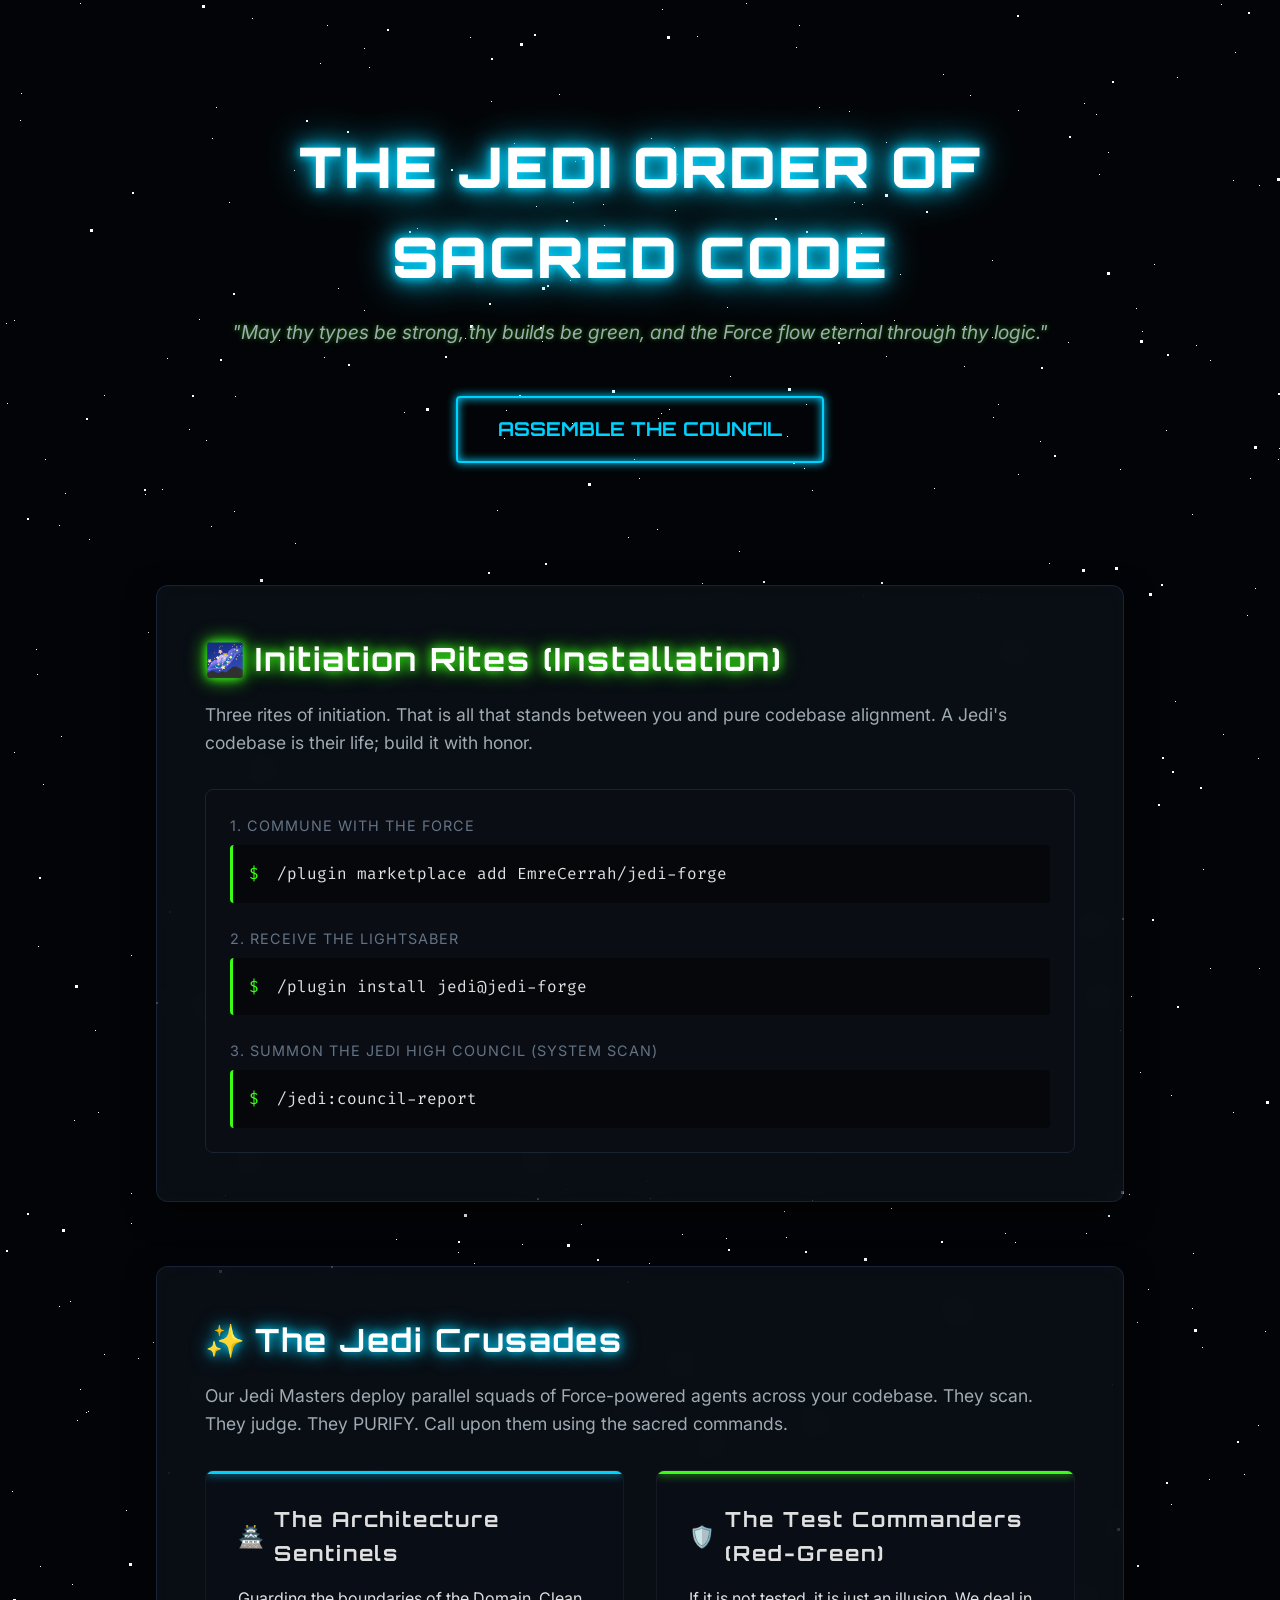
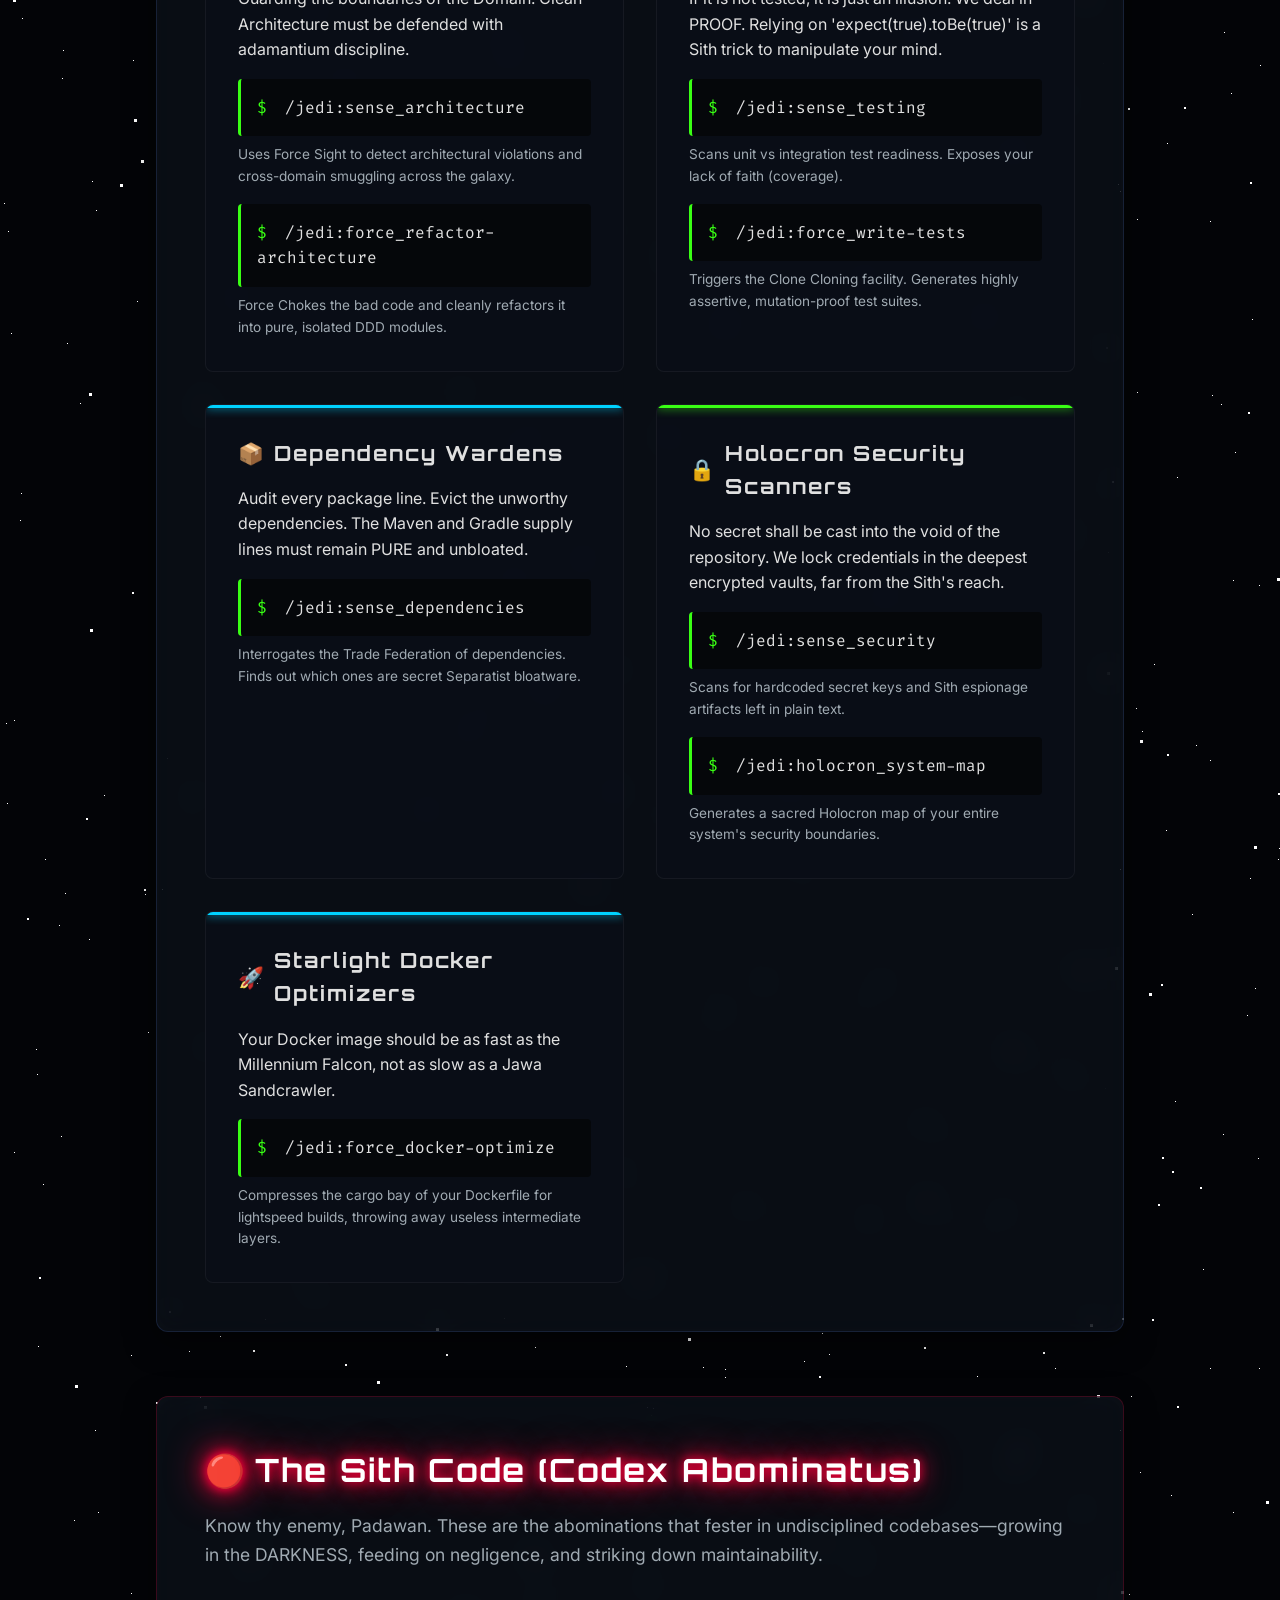
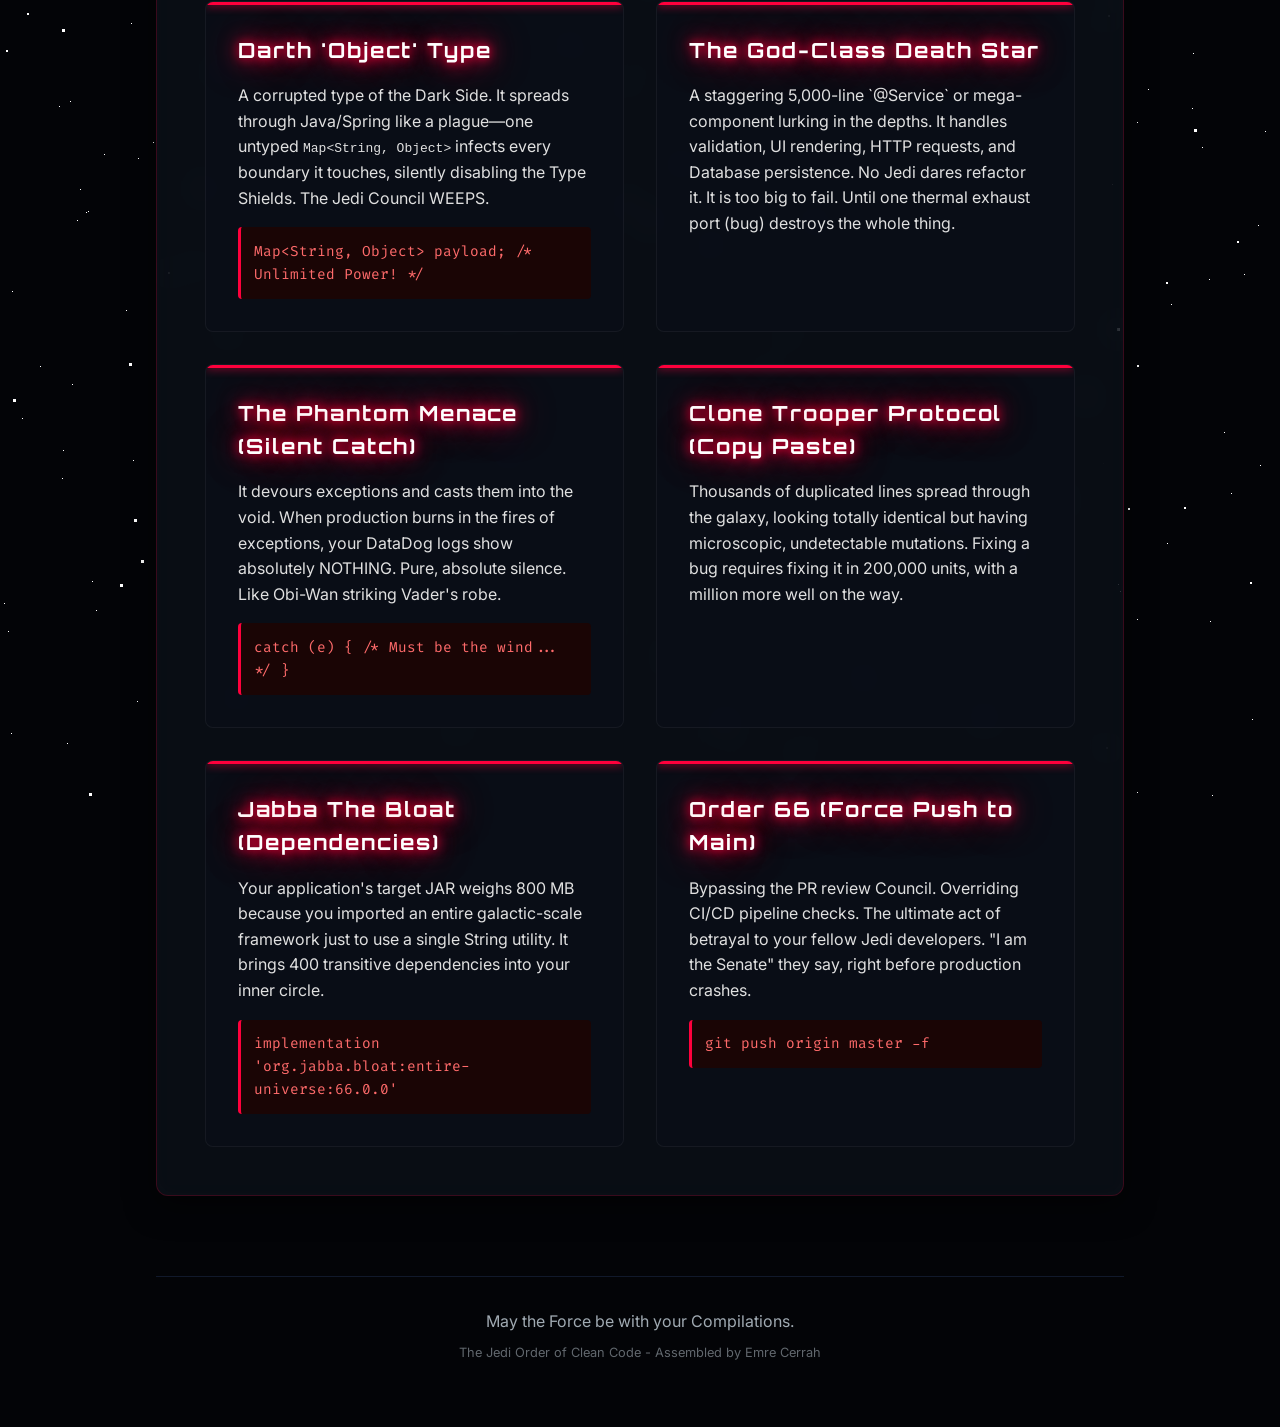
<file: index.html>
<!DOCTYPE html>
<html lang="en">
  <head>
    <meta charset="UTF-8" />
    <meta name="viewport" content="width=device-width, initial-scale=1.0" />
    <title>Jedi Order of Clean Code</title>
    <!-- Google Fonts for sci-fi look and clean body -->
    <link rel="preconnect" href="https://fonts.googleapis.com">
    <link rel="preconnect" href="https://fonts.gstatic.com" crossorigin>
    <link href="https://fonts.googleapis.com/css2?family=Orbitron:wght@400;700;900&family=Inter:wght@300;400;600&family=Fira+Code:wght@400;600&display=swap" rel="stylesheet">
    <link rel="stylesheet" href="style.css">
  </head>
  <body>
    <!-- Animated starry background -->
    <div id="stars"></div>
    <div id="stars2"></div>
    <div id="stars3"></div>
    
    <div class="content-wrapper">
      <header class="hero">
        <h1 class="glow-blue title">The Jedi Order of Sacred Code</h1>
        <p class="subtitle typing-effect glow-green-text">"May thy types be strong, thy builds be green, and the Force flow eternal through thy logic."</p>
        <a href="#crusades" class="btn btn-jedi">Assemble the Council</a>
      </header>

      <main>
        
        <!-- INTRO & INSTALLATION -->
        <section id="installation" class="glass-panel">
          <h2 class="glow-jedi-green"><span class="icon">🌌</span> Initiation Rites (Installation)</h2>
          <p class="description">Three rites of initiation. That is all that stands between you and pure codebase alignment. A Jedi's codebase is their life; build it with honor.</p>
          
          <div class="terminal-container">
            <p class="terminal-label">1. Commune with the Force</p>
            <div class="code-block">
              <span class="prompt">$</span> /plugin marketplace add EmreCerrah/jedi-forge
            </div>
            <p class="terminal-label">2. Receive the Lightsaber</p>
            <div class="code-block">
              <span class="prompt">$</span> /plugin install jedi@jedi-forge
            </div>
            <p class="terminal-label">3. Summon the Jedi High Council (System Scan)</p>
            <div class="code-block">
              <span class="prompt">$</span> /jedi:council-report
            </div>
          </div>
        </section>

        <!-- THE JEDI CRUSADES (CAPABILITIES) -->
        <section id="crusades" class="glass-panel">
          <h2 class="glow-jedi-blue"><span class="icon">✨</span> The Jedi Crusades</h2>
          <p class="description">Our Jedi Masters deploy parallel squads of Force-powered agents across your codebase. They scan. They judge. They PURIFY. Call upon them using the sacred commands.</p>
          
          <div class="grid-cards">
            
            <div class="card card-blue">
              <h3><span class="icon">🏯</span> The Architecture Sentinels</h3>
              <p>Guarding the boundaries of the Domain. Clean Architecture must be defended with adamantium discipline.</p>
              
              <div class="code-block" style="margin-top: 1rem;"><span class="prompt">$</span> /jedi:sense_architecture</div>
              <p class="small-desc">Uses Force Sight to detect architectural violations and cross-domain smuggling across the galaxy.</p>
              
              <div class="code-block" style="margin-top: 1rem;"><span class="prompt">$</span> /jedi:force_refactor-architecture</div>
              <p class="small-desc">Force Chokes the bad code and cleanly refactors it into pure, isolated DDD modules.</p>
            </div>
            
            <div class="card card-green">
              <h3><span class="icon">🛡️</span> The Test Commanders (Red-Green)</h3>
              <p>If it is not tested, it is just an illusion. We deal in PROOF. Relying on 'expect(true).toBe(true)' is a Sith trick to manipulate your mind.</p>
              
              <div class="code-block" style="margin-top: 1rem;"><span class="prompt">$</span> /jedi:sense_testing</div>
              <p class="small-desc">Scans unit vs integration test readiness. Exposes your lack of faith (coverage).</p>
              
              <div class="code-block" style="margin-top: 1rem;"><span class="prompt">$</span> /jedi:force_write-tests</div>
              <p class="small-desc">Triggers the Clone Cloning facility. Generates highly assertive, mutation-proof test suites.</p>
            </div>
            
            <div class="card card-blue">
              <h3><span class="icon">📦</span> Dependency Wardens</h3>
              <p>Audit every package line. Evict the unworthy dependencies. The Maven and Gradle supply lines must remain PURE and unbloated.</p>
              
              <div class="code-block" style="margin-top: 1rem;"><span class="prompt">$</span> /jedi:sense_dependencies</div>
              <p class="small-desc">Interrogates the Trade Federation of dependencies. Finds out which ones are secret Separatist bloatware.</p>
            </div>
            
            <div class="card card-green">
              <h3><span class="icon">🔒</span> Holocron Security Scanners</h3>
              <p>No secret shall be cast into the void of the repository. We lock credentials in the deepest encrypted vaults, far from the Sith's reach.</p>
              
              <div class="code-block" style="margin-top: 1rem;"><span class="prompt">$</span> /jedi:sense_security</div>
              <p class="small-desc">Scans for hardcoded secret keys and Sith espionage artifacts left in plain text.</p>

              <div class="code-block" style="margin-top: 1rem;"><span class="prompt">$</span> /jedi:holocron_system-map</div>
              <p class="small-desc">Generates a sacred Holocron map of your entire system's security boundaries.</p>
            </div>

            <div class="card card-blue">
              <h3><span class="icon">🚀</span> Starlight Docker Optimizers</h3>
              <p>Your Docker image should be as fast as the Millennium Falcon, not as slow as a Jawa Sandcrawler.</p>
              
              <div class="code-block" style="margin-top: 1rem;"><span class="prompt">$</span> /jedi:force_docker-optimize</div>
              <p class="small-desc">Compresses the cargo bay of your Dockerfile for lightspeed builds, throwing away useless intermediate layers.</p>
            </div>
            
          </div>
        </section>

        <!-- SITH ANTI-PATTERNS (CODEX ABOMINATUS) -->
        <section id="sith" class="glass-panel sith-zone">
          <h2 class="glow-sith-red"><span class="icon">🔴</span> The Sith Code (Codex Abominatus)</h2>
          <p class="description">Know thy enemy, Padawan. These are the abominations that fester in undisciplined codebases—growing in the DARKNESS, feeding on negligence, and striking down maintainability.</p>
          
          <div class="grid-cards">
            
            <div class="card card-red">
              <h3 class="glow-sith-red">Darth 'Object' Type</h3>
              <p>A corrupted type of the Dark Side. It spreads through Java/Spring like a plague—one untyped <code>Map&lt;String, Object&gt;</code> infects every boundary it touches, silently disabling the Type Shields. The Jedi Council WEEPS.</p>
              <div class="code-bad">Map&lt;String, Object&gt; payload; /* Unlimited Power! */</div>
            </div>
            
            <div class="card card-red">
              <h3 class="glow-sith-red">The God-Class Death Star</h3>
              <p>A staggering 5,000-line `@Service` or mega-component lurking in the depths. It handles validation, UI rendering, HTTP requests, and Database persistence. No Jedi dares refactor it. It is too big to fail. Until one thermal exhaust port (bug) destroys the whole thing.</p>
            </div>
            
            <div class="card card-red">
              <h3 class="glow-sith-red">The Phantom Menace (Silent Catch)</h3>
              <p>It devours exceptions and casts them into the void. When production burns in the fires of exceptions, your DataDog logs show absolutely NOTHING. Pure, absolute silence. Like Obi-Wan striking Vader's robe.</p>
              <div class="code-bad">catch (e) { /* Must be the wind... */ }</div>
            </div>

            <div class="card card-red">
              <h3 class="glow-sith-red">Clone Trooper Protocol (Copy Paste)</h3>
              <p>Thousands of duplicated lines spread through the galaxy, looking totally identical but having microscopic, undetectable mutations. Fixing a bug requires fixing it in 200,000 units, with a million more well on the way.</p>
            </div>

            <div class="card card-red">
              <h3 class="glow-sith-red">Jabba The Bloat (Dependencies)</h3>
              <p>Your application's target JAR weighs 800 MB because you imported an entire galactic-scale framework just to use a single String utility. It brings 400 transitive dependencies into your inner circle.</p>
              <div class="code-bad">implementation 'org.jabba.bloat:entire-universe:66.0.0'</div>
            </div>

            <div class="card card-red">
              <h3 class="glow-sith-red">Order 66 (Force Push to Main)</h3>
              <p>Bypassing the PR review Council. Overriding CI/CD pipeline checks. The ultimate act of betrayal to your fellow Jedi developers. "I am the Senate" they say, right before production crashes.</p>
              <div class="code-bad">git push origin master -f</div>
            </div>

          </div>
        </section>

      </main>

      <footer>
        <p>May the Force be with your Compilations.</p>
        <p class="small">The Jedi Order of Clean Code - Assembled by Emre Cerrah</p>
      </footer>
    </div>
    
    <script src="main.js"></script>
  </body>
</html>
</file>
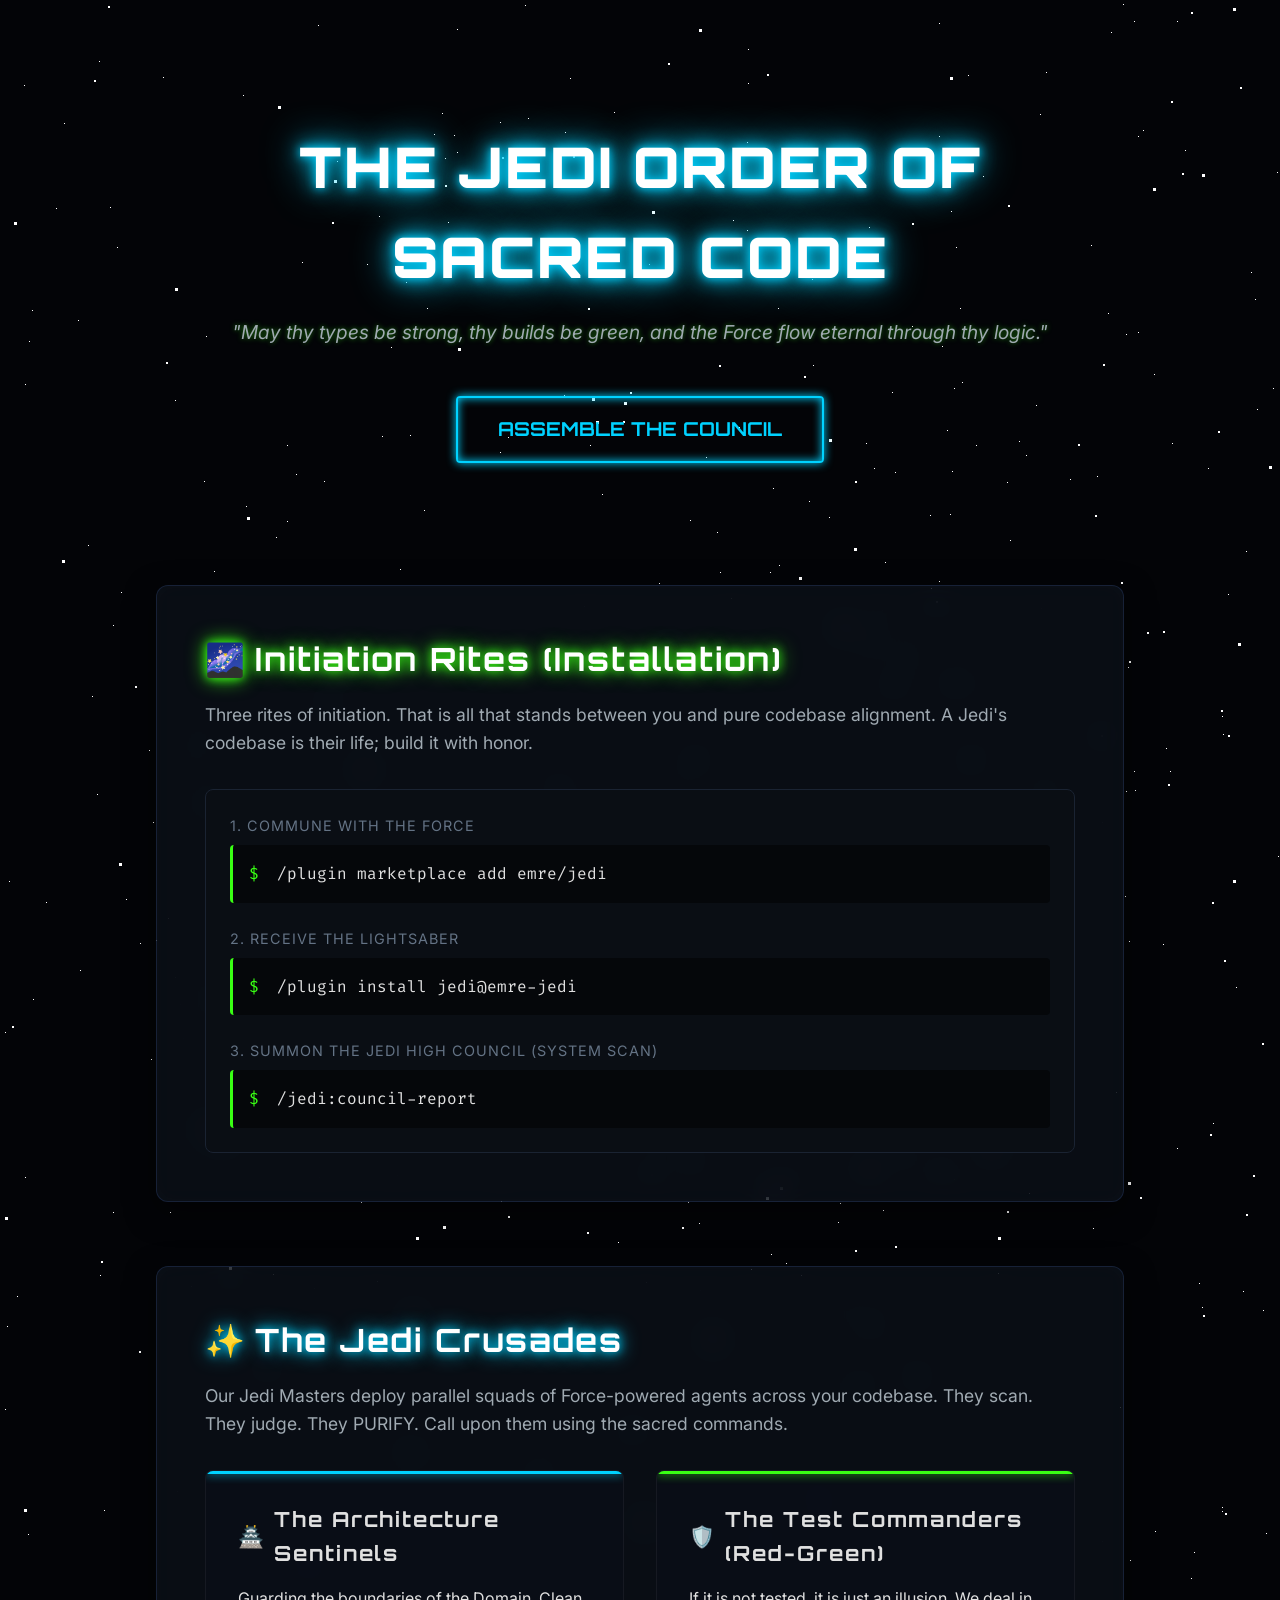
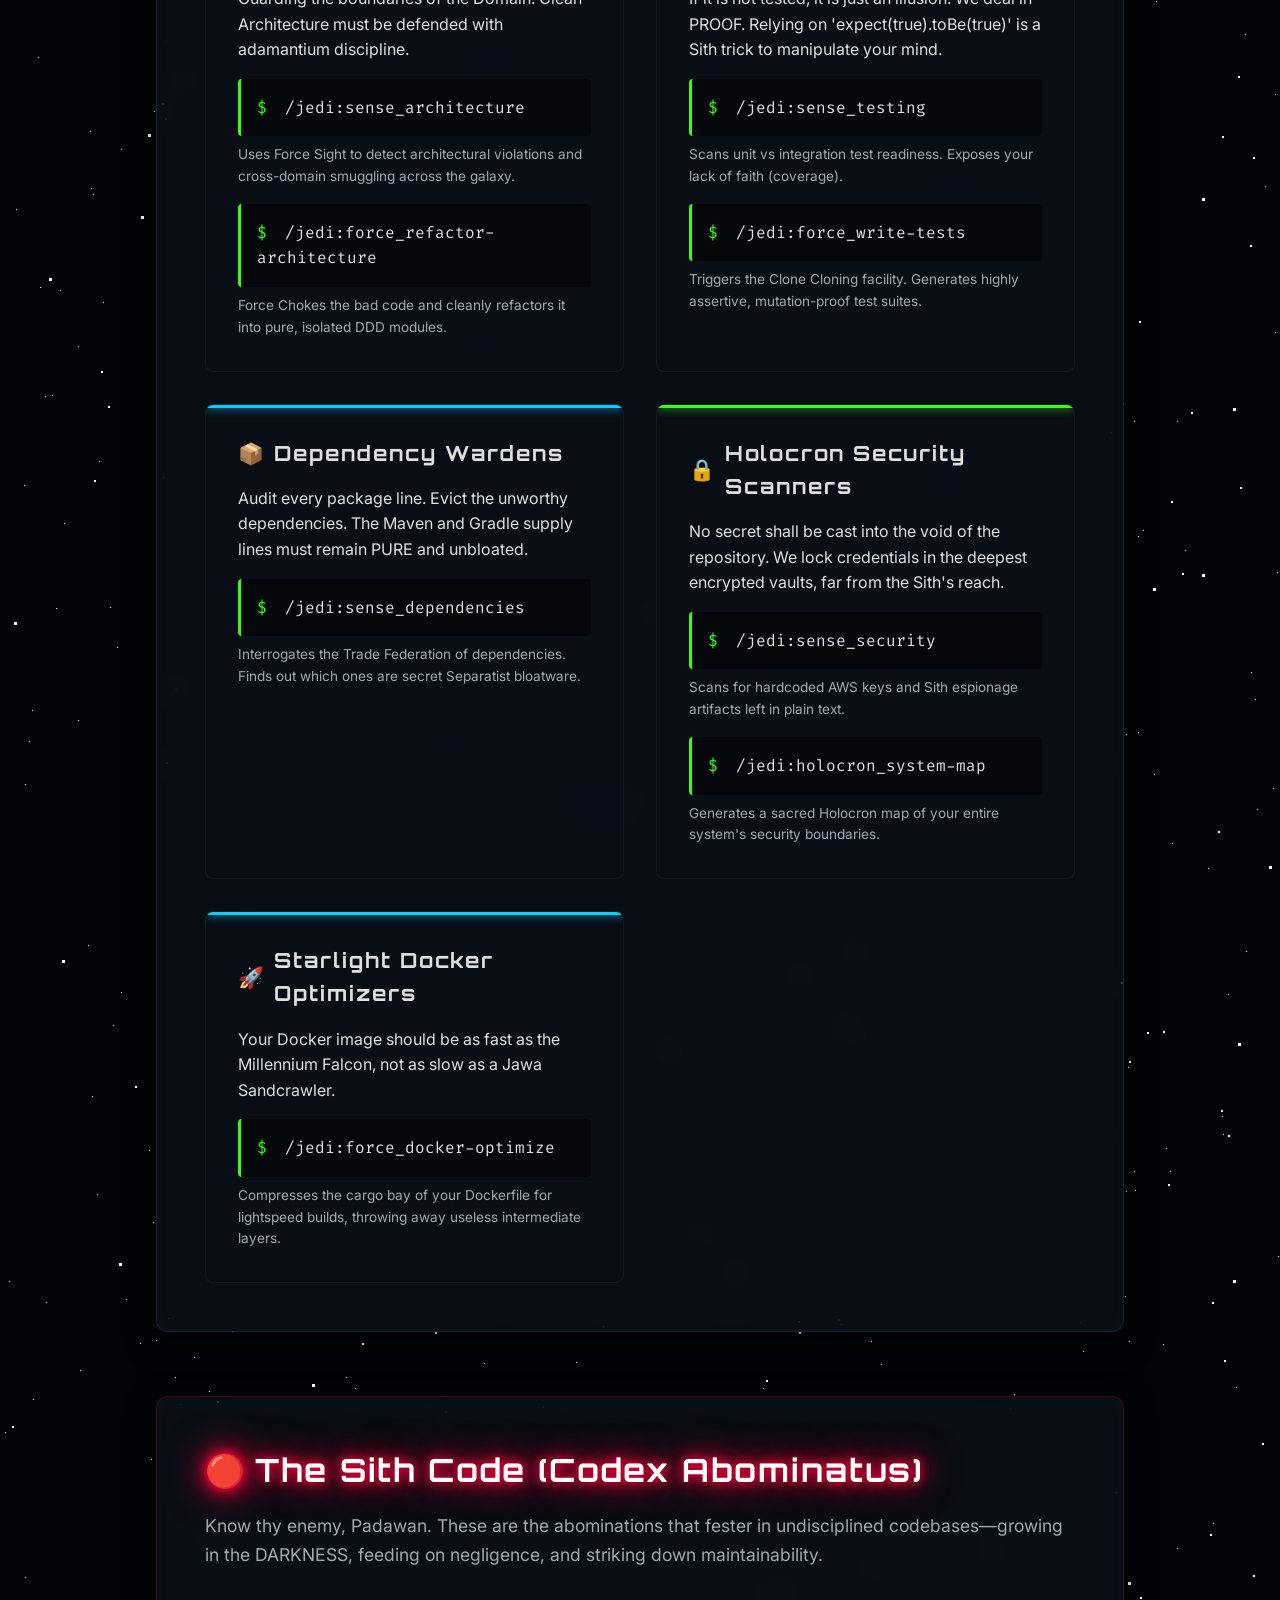
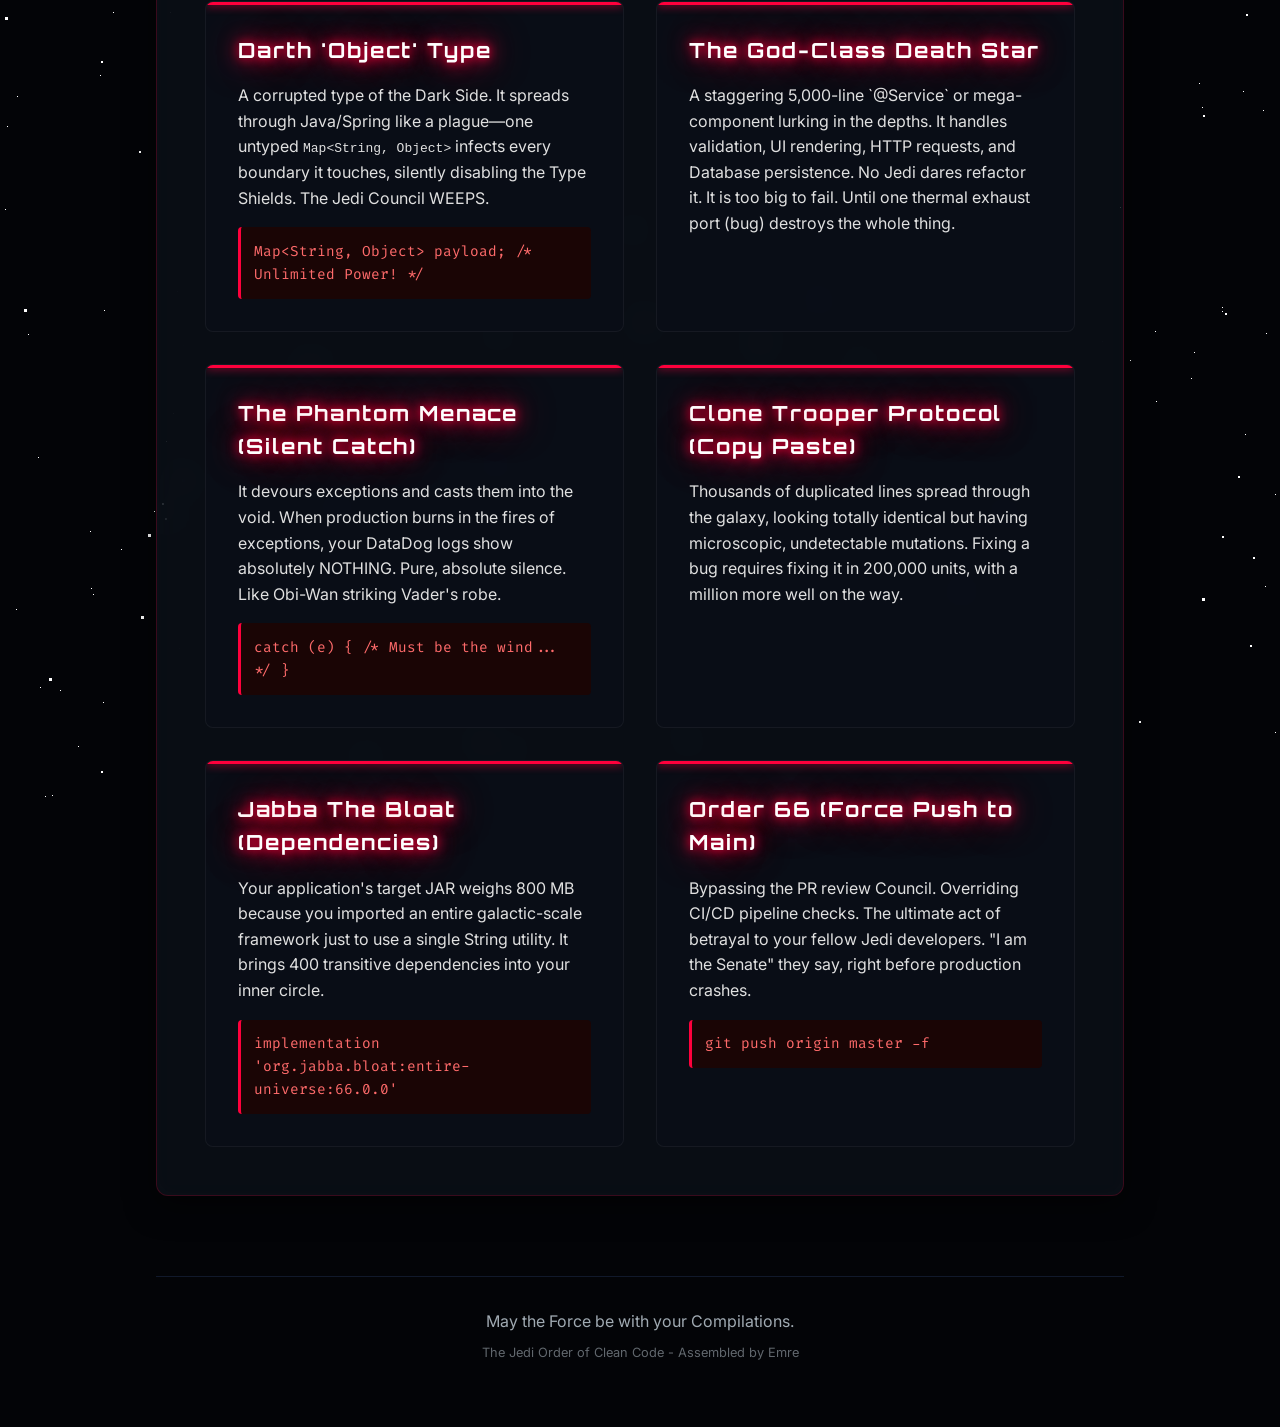
<file: jedi-website/index.html>
<!DOCTYPE html>
<html lang="en">
  <head>
    <meta charset="UTF-8" />
    <meta name="viewport" content="width=device-width, initial-scale=1.0" />
    <title>Jedi Order of Clean Code</title>
    <!-- Google Fonts for sci-fi look and clean body -->
    <link rel="preconnect" href="https://fonts.googleapis.com">
    <link rel="preconnect" href="https://fonts.gstatic.com" crossorigin>
    <link href="https://fonts.googleapis.com/css2?family=Orbitron:wght@400;700;900&family=Inter:wght@300;400;600&family=Fira+Code:wght@400;600&display=swap" rel="stylesheet">
    <link rel="stylesheet" href="./style.css">
  </head>
  <body>
    <!-- Animated starry background -->
    <div id="stars"></div>
    <div id="stars2"></div>
    <div id="stars3"></div>
    
    <div class="content-wrapper">
      <header class="hero">
        <h1 class="glow-blue title">The Jedi Order of Sacred Code</h1>
        <p class="subtitle typing-effect glow-green-text">"May thy types be strong, thy builds be green, and the Force flow eternal through thy logic."</p>
        <a href="#crusades" class="btn btn-jedi">Assemble the Council</a>
      </header>

      <main>
        
        <!-- INTRO & INSTALLATION -->
        <section id="installation" class="glass-panel">
          <h2 class="glow-jedi-green"><span class="icon">🌌</span> Initiation Rites (Installation)</h2>
          <p class="description">Three rites of initiation. That is all that stands between you and pure codebase alignment. A Jedi's codebase is their life; build it with honor.</p>
          
          <div class="terminal-container">
            <p class="terminal-label">1. Commune with the Force</p>
            <div class="code-block">
              <span class="prompt">$</span> /plugin marketplace add emre/jedi
            </div>
            <p class="terminal-label">2. Receive the Lightsaber</p>
            <div class="code-block">
              <span class="prompt">$</span> /plugin install jedi@emre-jedi
            </div>
            <p class="terminal-label">3. Summon the Jedi High Council (System Scan)</p>
            <div class="code-block">
              <span class="prompt">$</span> /jedi:council-report
            </div>
          </div>
        </section>

        <!-- THE JEDI CRUSADES (CAPABILITIES) -->
        <section id="crusades" class="glass-panel">
          <h2 class="glow-jedi-blue"><span class="icon">✨</span> The Jedi Crusades</h2>
          <p class="description">Our Jedi Masters deploy parallel squads of Force-powered agents across your codebase. They scan. They judge. They PURIFY. Call upon them using the sacred commands.</p>
          
          <div class="grid-cards">
            
            <div class="card card-blue">
              <h3><span class="icon">🏯</span> The Architecture Sentinels</h3>
              <p>Guarding the boundaries of the Domain. Clean Architecture must be defended with adamantium discipline.</p>
              
              <div class="code-block" style="margin-top: 1rem;"><span class="prompt">$</span> /jedi:sense_architecture</div>
              <p class="small-desc">Uses Force Sight to detect architectural violations and cross-domain smuggling across the galaxy.</p>
              
              <div class="code-block" style="margin-top: 1rem;"><span class="prompt">$</span> /jedi:force_refactor-architecture</div>
              <p class="small-desc">Force Chokes the bad code and cleanly refactors it into pure, isolated DDD modules.</p>
            </div>
            
            <div class="card card-green">
              <h3><span class="icon">🛡️</span> The Test Commanders (Red-Green)</h3>
              <p>If it is not tested, it is just an illusion. We deal in PROOF. Relying on 'expect(true).toBe(true)' is a Sith trick to manipulate your mind.</p>
              
              <div class="code-block" style="margin-top: 1rem;"><span class="prompt">$</span> /jedi:sense_testing</div>
              <p class="small-desc">Scans unit vs integration test readiness. Exposes your lack of faith (coverage).</p>
              
              <div class="code-block" style="margin-top: 1rem;"><span class="prompt">$</span> /jedi:force_write-tests</div>
              <p class="small-desc">Triggers the Clone Cloning facility. Generates highly assertive, mutation-proof test suites.</p>
            </div>
            
            <div class="card card-blue">
              <h3><span class="icon">📦</span> Dependency Wardens</h3>
              <p>Audit every package line. Evict the unworthy dependencies. The Maven and Gradle supply lines must remain PURE and unbloated.</p>
              
              <div class="code-block" style="margin-top: 1rem;"><span class="prompt">$</span> /jedi:sense_dependencies</div>
              <p class="small-desc">Interrogates the Trade Federation of dependencies. Finds out which ones are secret Separatist bloatware.</p>
            </div>
            
            <div class="card card-green">
              <h3><span class="icon">🔒</span> Holocron Security Scanners</h3>
              <p>No secret shall be cast into the void of the repository. We lock credentials in the deepest encrypted vaults, far from the Sith's reach.</p>
              
              <div class="code-block" style="margin-top: 1rem;"><span class="prompt">$</span> /jedi:sense_security</div>
              <p class="small-desc">Scans for hardcoded AWS keys and Sith espionage artifacts left in plain text.</p>

              <div class="code-block" style="margin-top: 1rem;"><span class="prompt">$</span> /jedi:holocron_system-map</div>
              <p class="small-desc">Generates a sacred Holocron map of your entire system's security boundaries.</p>
            </div>

            <div class="card card-blue">
              <h3><span class="icon">🚀</span> Starlight Docker Optimizers</h3>
              <p>Your Docker image should be as fast as the Millennium Falcon, not as slow as a Jawa Sandcrawler.</p>
              
              <div class="code-block" style="margin-top: 1rem;"><span class="prompt">$</span> /jedi:force_docker-optimize</div>
              <p class="small-desc">Compresses the cargo bay of your Dockerfile for lightspeed builds, throwing away useless intermediate layers.</p>
            </div>
            
          </div>
        </section>

        <!-- SITH ANTI-PATTERNS (CODEX ABOMINATUS) -->
        <section id="sith" class="glass-panel sith-zone">
          <h2 class="glow-sith-red"><span class="icon">🔴</span> The Sith Code (Codex Abominatus)</h2>
          <p class="description">Know thy enemy, Padawan. These are the abominations that fester in undisciplined codebases—growing in the DARKNESS, feeding on negligence, and striking down maintainability.</p>
          
          <div class="grid-cards">
            
            <div class="card card-red">
              <h3 class="glow-sith-red">Darth 'Object' Type</h3>
              <p>A corrupted type of the Dark Side. It spreads through Java/Spring like a plague—one untyped <code>Map&lt;String, Object&gt;</code> infects every boundary it touches, silently disabling the Type Shields. The Jedi Council WEEPS.</p>
              <div class="code-bad">Map&lt;String, Object&gt; payload; /* Unlimited Power! */</div>
            </div>
            
            <div class="card card-red">
              <h3 class="glow-sith-red">The God-Class Death Star</h3>
              <p>A staggering 5,000-line `@Service` or mega-component lurking in the depths. It handles validation, UI rendering, HTTP requests, and Database persistence. No Jedi dares refactor it. It is too big to fail. Until one thermal exhaust port (bug) destroys the whole thing.</p>
            </div>
            
            <div class="card card-red">
              <h3 class="glow-sith-red">The Phantom Menace (Silent Catch)</h3>
              <p>It devours exceptions and casts them into the void. When production burns in the fires of exceptions, your DataDog logs show absolutely NOTHING. Pure, absolute silence. Like Obi-Wan striking Vader's robe.</p>
              <div class="code-bad">catch (e) { /* Must be the wind... */ }</div>
            </div>

            <div class="card card-red">
              <h3 class="glow-sith-red">Clone Trooper Protocol (Copy Paste)</h3>
              <p>Thousands of duplicated lines spread through the galaxy, looking totally identical but having microscopic, undetectable mutations. Fixing a bug requires fixing it in 200,000 units, with a million more well on the way.</p>
            </div>

            <div class="card card-red">
              <h3 class="glow-sith-red">Jabba The Bloat (Dependencies)</h3>
              <p>Your application's target JAR weighs 800 MB because you imported an entire galactic-scale framework just to use a single String utility. It brings 400 transitive dependencies into your inner circle.</p>
              <div class="code-bad">implementation 'org.jabba.bloat:entire-universe:66.0.0'</div>
            </div>

            <div class="card card-red">
              <h3 class="glow-sith-red">Order 66 (Force Push to Main)</h3>
              <p>Bypassing the PR review Council. Overriding CI/CD pipeline checks. The ultimate act of betrayal to your fellow Jedi developers. "I am the Senate" they say, right before production crashes.</p>
              <div class="code-bad">git push origin master -f</div>
            </div>

          </div>
        </section>

      </main>

      <footer>
        <p>May the Force be with your Compilations.</p>
        <p class="small">The Jedi Order of Clean Code - Assembled by Emre</p>
      </footer>
    </div>
    
    <script src="./main.js"></script>
  </body>
</html>
</file>
<file: style.css>
/* Base Reset */
* {
    margin: 0;
    padding: 0;
    box-sizing: border-box;
}

:root {
    --bg-color: #030407;
    --jedi-blue: #00d2ff;
    --jedi-green: #39ff14;
    --sith-red: #ff003c;
    --text-primary: #e0e0e0;
    --text-muted: #a0aab2;
    --glass-bg: rgba(14, 20, 30, 0.6);
    --glass-border: rgba(100, 150, 255, 0.15);
}

body {
    background-color: var(--bg-color);
    color: var(--text-primary);
    font-family: 'Inter', sans-serif;
    overflow-x: hidden;
    line-height: 1.6;
}

h1, h2, h3, h4 {
    font-family: 'Orbitron', sans-serif;
    letter-spacing: 2px;
}

/* Starry Background (CSS Multiple Box Shadows) */
#stars, #stars2, #stars3 {
    position: fixed;
    top: 0; left: 0; right: 0; bottom: 0;
    z-index: -1;
    background: transparent;
}

.content-wrapper {
    max-width: 1000px;
    margin: 0 auto;
    padding: 2rem 1rem;
    position: relative;
    z-index: 10;
}

/* Text Glows */
.glow-blue {
    color: #fff;
    text-shadow: 0 0 10px var(--jedi-blue), 0 0 20px var(--jedi-blue), 0 0 40px var(--jedi-blue);
}

.glow-sith-red {
    color: #fff;
    text-shadow: 0 0 10px var(--sith-red), 0 0 20px var(--sith-red), 0 0 40px var(--sith-red);
}

.glow-jedi-green {
    color: #fff;
    text-shadow: 0 0 10px var(--jedi-green), 0 0 20px var(--jedi-green);
}

.glow-jedi-blue {
    color: #fff;
    text-shadow: 0 0 10px var(--jedi-blue), 0 0 20px var(--jedi-blue);
}

.glow-green-text {
    color: #ccffcc;
    text-shadow: 0 0 5px rgba(57, 255, 20, 0.5);
}

/* Sections & Typography */
.hero {
    text-align: center;
    padding: 10vh 0;
    margin-bottom: 2rem;
}

.title {
    font-size: 3.5rem;
    font-weight: 900;
    margin-bottom: 1rem;
    text-transform: uppercase;
}

.subtitle {
    font-size: 1.2rem;
    font-style: italic;
    color: var(--text-muted);
    margin-bottom: 3rem;
}

.description {
    font-size: 1.1rem;
    color: var(--text-muted);
    margin-bottom: 2rem;
}

/* Glassmorphism Panels */
.glass-panel {
    background: var(--glass-bg);
    backdrop-filter: blur(12px);
    -webkit-backdrop-filter: blur(12px);
    border: 1px solid var(--glass-border);
    border-radius: 12px;
    padding: 3rem;
    margin-bottom: 4rem;
    box-shadow: 0 10px 30px rgba(0, 0, 0, 0.5), inset 0 0 15px rgba(255,255,255,0.02);
    transition: transform 0.3s ease, border-color 0.3s ease;
}

.glass-panel:hover {
    border-color: rgba(100, 150, 255, 0.3);
}

.sith-zone {
    border-color: rgba(255, 0, 60, 0.2);
}
.sith-zone:hover {
    border-color: rgba(255, 0, 60, 0.5);
    box-shadow: 0 10px 40px rgba(255, 0, 60, 0.1), inset 0 0 15px rgba(255,0,0,0.05);
}

.glass-panel h2 {
    font-size: 2rem;
    margin-bottom: 1rem;
    display: flex;
    align-items: center;
    gap: 0.5rem;
}

/* Standard Buttons and Terminals */
.btn {
    display: inline-block;
    padding: 1rem 2.5rem;
    font-family: 'Orbitron', sans-serif;
    font-size: 1.2rem;
    font-weight: 700;
    text-transform: uppercase;
    text-decoration: none;
    border-radius: 4px;
    transition: all 0.3s ease;
    cursor: pointer;
}

.btn-jedi {
    background: transparent;
    color: var(--jedi-blue);
    border: 2px solid var(--jedi-blue);
    box-shadow: 0 0 10px var(--jedi-blue), inset 0 0 10px var(--jedi-blue);
}

.btn-jedi:hover {
    background: var(--jedi-blue);
    color: #000;
    box-shadow: 0 0 30px var(--jedi-blue), inset 0 0 10px #fff;
    transform: translateY(-2px);
}

/* Terminal Styles */
.terminal-container {
    background: #0a0e14;
    border-radius: 8px;
    padding: 1.5rem;
    border: 1px solid #1a2332;
}

.terminal-label {
    color: #647385;
    font-size: 0.9rem;
    text-transform: uppercase;
    letter-spacing: 1px;
    margin-bottom: 0.5rem;
    margin-top: 1.5rem;
}
.terminal-label:first-child { margin-top: 0; }

.code-block {
    font-family: 'Fira Code', monospace;
    background: #05070a;
    padding: 1rem;
    border-radius: 4px;
    color: #e0e0e0;
    border-left: 3px solid var(--jedi-green);
    overflow-x: auto;
}

.code-block .prompt {
    color: var(--jedi-green);
    margin-right: 0.5rem;
    user-select: none;
}

.code-bad {
    font-family: 'Fira Code', monospace;
    background: #1a0505;
    padding: 0.8rem;
    border-radius: 4px;
    color: #ff6b6b;
    border-left: 3px solid var(--sith-red);
    margin-top: 1rem;
    font-size: 0.9rem;
}

/* Cards Grid */
.grid-cards {
    display: grid;
    grid-template-columns: repeat(auto-fit, minmax(300px, 1fr));
    gap: 2rem;
    margin-top: 2rem;
}

.card {
    background: rgba(10, 15, 25, 0.7);
    border-radius: 8px;
    padding: 2rem;
    border: 1px solid rgba(255,255,255,0.05);
    transition: all 0.3s ease;
    position: relative;
    overflow: hidden;
}

.card::before {
    content: '';
    position: absolute;
    top: 0; left: 0; right: 0; height: 3px;
    background: transparent;
}

.card-blue::before { background: var(--jedi-blue); box-shadow: 0 0 10px var(--jedi-blue); }
.card-green::before { background: var(--jedi-green); box-shadow: 0 0 10px var(--jedi-green); }
.card-red::before { background: var(--sith-red); box-shadow: 0 0 10px var(--sith-red); }

.card:hover {
    transform: translateY(-5px);
    background: rgba(20, 25, 35, 0.8);
}
.card-red:hover {
    background: rgba(30, 10, 15, 0.8);
    border-color: rgba(255, 0, 60, 0.3);
}

.card h3 {
    margin-bottom: 1rem;
    font-size: 1.3rem;
    display: flex;
    align-items: center;
    gap: 0.5rem;
}

footer {
    text-align: center;
    margin-top: 5rem;
    padding: 2rem 0;
    border-top: 1px solid var(--glass-border);
    color: var(--text-muted);
}
footer .small {
    font-size: 0.8rem;
    opacity: 0.6;
    margin-top: 0.5rem;
}

/* Responsive */
@media (max-width: 768px) {
    .title { font-size: 2.5rem; }
    .glass-panel { padding: 2rem; }
}

.small-desc { font-size: 0.85rem; margin-top: 0.5rem; color: var(--text-muted); }
.code-bad { font-family: 'Fira Code', monospace; background: #1a0505; padding: 0.8rem; border-radius: 4px; color: #ff6b6b; border-left: 3px solid var(--sith-red); margin-top: 1rem; font-size: 0.9rem; }
</file>
<file: jedi-website/style.css>
/* Base Reset */
* {
    margin: 0;
    padding: 0;
    box-sizing: border-box;
}

:root {
    --bg-color: #030407;
    --jedi-blue: #00d2ff;
    --jedi-green: #39ff14;
    --sith-red: #ff003c;
    --text-primary: #e0e0e0;
    --text-muted: #a0aab2;
    --glass-bg: rgba(14, 20, 30, 0.6);
    --glass-border: rgba(100, 150, 255, 0.15);
}

body {
    background-color: var(--bg-color);
    color: var(--text-primary);
    font-family: 'Inter', sans-serif;
    overflow-x: hidden;
    line-height: 1.6;
}

h1, h2, h3, h4 {
    font-family: 'Orbitron', sans-serif;
    letter-spacing: 2px;
}

/* Starry Background (CSS Multiple Box Shadows) */
#stars, #stars2, #stars3 {
    position: fixed;
    top: 0; left: 0; right: 0; bottom: 0;
    z-index: -1;
    background: transparent;
}

.content-wrapper {
    max-width: 1000px;
    margin: 0 auto;
    padding: 2rem 1rem;
    position: relative;
    z-index: 10;
}

/* Text Glows */
.glow-blue {
    color: #fff;
    text-shadow: 0 0 10px var(--jedi-blue), 0 0 20px var(--jedi-blue), 0 0 40px var(--jedi-blue);
}

.glow-sith-red {
    color: #fff;
    text-shadow: 0 0 10px var(--sith-red), 0 0 20px var(--sith-red), 0 0 40px var(--sith-red);
}

.glow-jedi-green {
    color: #fff;
    text-shadow: 0 0 10px var(--jedi-green), 0 0 20px var(--jedi-green);
}

.glow-jedi-blue {
    color: #fff;
    text-shadow: 0 0 10px var(--jedi-blue), 0 0 20px var(--jedi-blue);
}

.glow-green-text {
    color: #ccffcc;
    text-shadow: 0 0 5px rgba(57, 255, 20, 0.5);
}

/* Sections & Typography */
.hero {
    text-align: center;
    padding: 10vh 0;
    margin-bottom: 2rem;
}

.title {
    font-size: 3.5rem;
    font-weight: 900;
    margin-bottom: 1rem;
    text-transform: uppercase;
}

.subtitle {
    font-size: 1.2rem;
    font-style: italic;
    color: var(--text-muted);
    margin-bottom: 3rem;
}

.description {
    font-size: 1.1rem;
    color: var(--text-muted);
    margin-bottom: 2rem;
}

/* Glassmorphism Panels */
.glass-panel {
    background: var(--glass-bg);
    backdrop-filter: blur(12px);
    -webkit-backdrop-filter: blur(12px);
    border: 1px solid var(--glass-border);
    border-radius: 12px;
    padding: 3rem;
    margin-bottom: 4rem;
    box-shadow: 0 10px 30px rgba(0, 0, 0, 0.5), inset 0 0 15px rgba(255,255,255,0.02);
    transition: transform 0.3s ease, border-color 0.3s ease;
}

.glass-panel:hover {
    border-color: rgba(100, 150, 255, 0.3);
}

.sith-zone {
    border-color: rgba(255, 0, 60, 0.2);
}
.sith-zone:hover {
    border-color: rgba(255, 0, 60, 0.5);
    box-shadow: 0 10px 40px rgba(255, 0, 60, 0.1), inset 0 0 15px rgba(255,0,0,0.05);
}

.glass-panel h2 {
    font-size: 2rem;
    margin-bottom: 1rem;
    display: flex;
    align-items: center;
    gap: 0.5rem;
}

/* Standard Buttons and Terminals */
.btn {
    display: inline-block;
    padding: 1rem 2.5rem;
    font-family: 'Orbitron', sans-serif;
    font-size: 1.2rem;
    font-weight: 700;
    text-transform: uppercase;
    text-decoration: none;
    border-radius: 4px;
    transition: all 0.3s ease;
    cursor: pointer;
}

.btn-jedi {
    background: transparent;
    color: var(--jedi-blue);
    border: 2px solid var(--jedi-blue);
    box-shadow: 0 0 10px var(--jedi-blue), inset 0 0 10px var(--jedi-blue);
}

.btn-jedi:hover {
    background: var(--jedi-blue);
    color: #000;
    box-shadow: 0 0 30px var(--jedi-blue), inset 0 0 10px #fff;
    transform: translateY(-2px);
}

/* Terminal Styles */
.terminal-container {
    background: #0a0e14;
    border-radius: 8px;
    padding: 1.5rem;
    border: 1px solid #1a2332;
}

.terminal-label {
    color: #647385;
    font-size: 0.9rem;
    text-transform: uppercase;
    letter-spacing: 1px;
    margin-bottom: 0.5rem;
    margin-top: 1.5rem;
}
.terminal-label:first-child { margin-top: 0; }

.code-block {
    font-family: 'Fira Code', monospace;
    background: #05070a;
    padding: 1rem;
    border-radius: 4px;
    color: #e0e0e0;
    border-left: 3px solid var(--jedi-green);
    overflow-x: auto;
}

.code-block .prompt {
    color: var(--jedi-green);
    margin-right: 0.5rem;
    user-select: none;
}

.code-bad {
    font-family: 'Fira Code', monospace;
    background: #1a0505;
    padding: 0.8rem;
    border-radius: 4px;
    color: #ff6b6b;
    border-left: 3px solid var(--sith-red);
    margin-top: 1rem;
    font-size: 0.9rem;
}

/* Cards Grid */
.grid-cards {
    display: grid;
    grid-template-columns: repeat(auto-fit, minmax(300px, 1fr));
    gap: 2rem;
    margin-top: 2rem;
}

.card {
    background: rgba(10, 15, 25, 0.7);
    border-radius: 8px;
    padding: 2rem;
    border: 1px solid rgba(255,255,255,0.05);
    transition: all 0.3s ease;
    position: relative;
    overflow: hidden;
}

.card::before {
    content: '';
    position: absolute;
    top: 0; left: 0; right: 0; height: 3px;
    background: transparent;
}

.card-blue::before { background: var(--jedi-blue); box-shadow: 0 0 10px var(--jedi-blue); }
.card-green::before { background: var(--jedi-green); box-shadow: 0 0 10px var(--jedi-green); }
.card-red::before { background: var(--sith-red); box-shadow: 0 0 10px var(--sith-red); }

.card:hover {
    transform: translateY(-5px);
    background: rgba(20, 25, 35, 0.8);
}
.card-red:hover {
    background: rgba(30, 10, 15, 0.8);
    border-color: rgba(255, 0, 60, 0.3);
}

.card h3 {
    margin-bottom: 1rem;
    font-size: 1.3rem;
    display: flex;
    align-items: center;
    gap: 0.5rem;
}

footer {
    text-align: center;
    margin-top: 5rem;
    padding: 2rem 0;
    border-top: 1px solid var(--glass-border);
    color: var(--text-muted);
}
footer .small {
    font-size: 0.8rem;
    opacity: 0.6;
    margin-top: 0.5rem;
}

/* Responsive */
@media (max-width: 768px) {
    .title { font-size: 2.5rem; }
    .glass-panel { padding: 2rem; }
}

.small-desc { font-size: 0.85rem; margin-top: 0.5rem; color: var(--text-muted); }
.code-bad { font-family: 'Fira Code', monospace; background: #1a0505; padding: 0.8rem; border-radius: 4px; color: #ff6b6b; border-left: 3px solid var(--sith-red); margin-top: 1rem; font-size: 0.9rem; }
</file>
